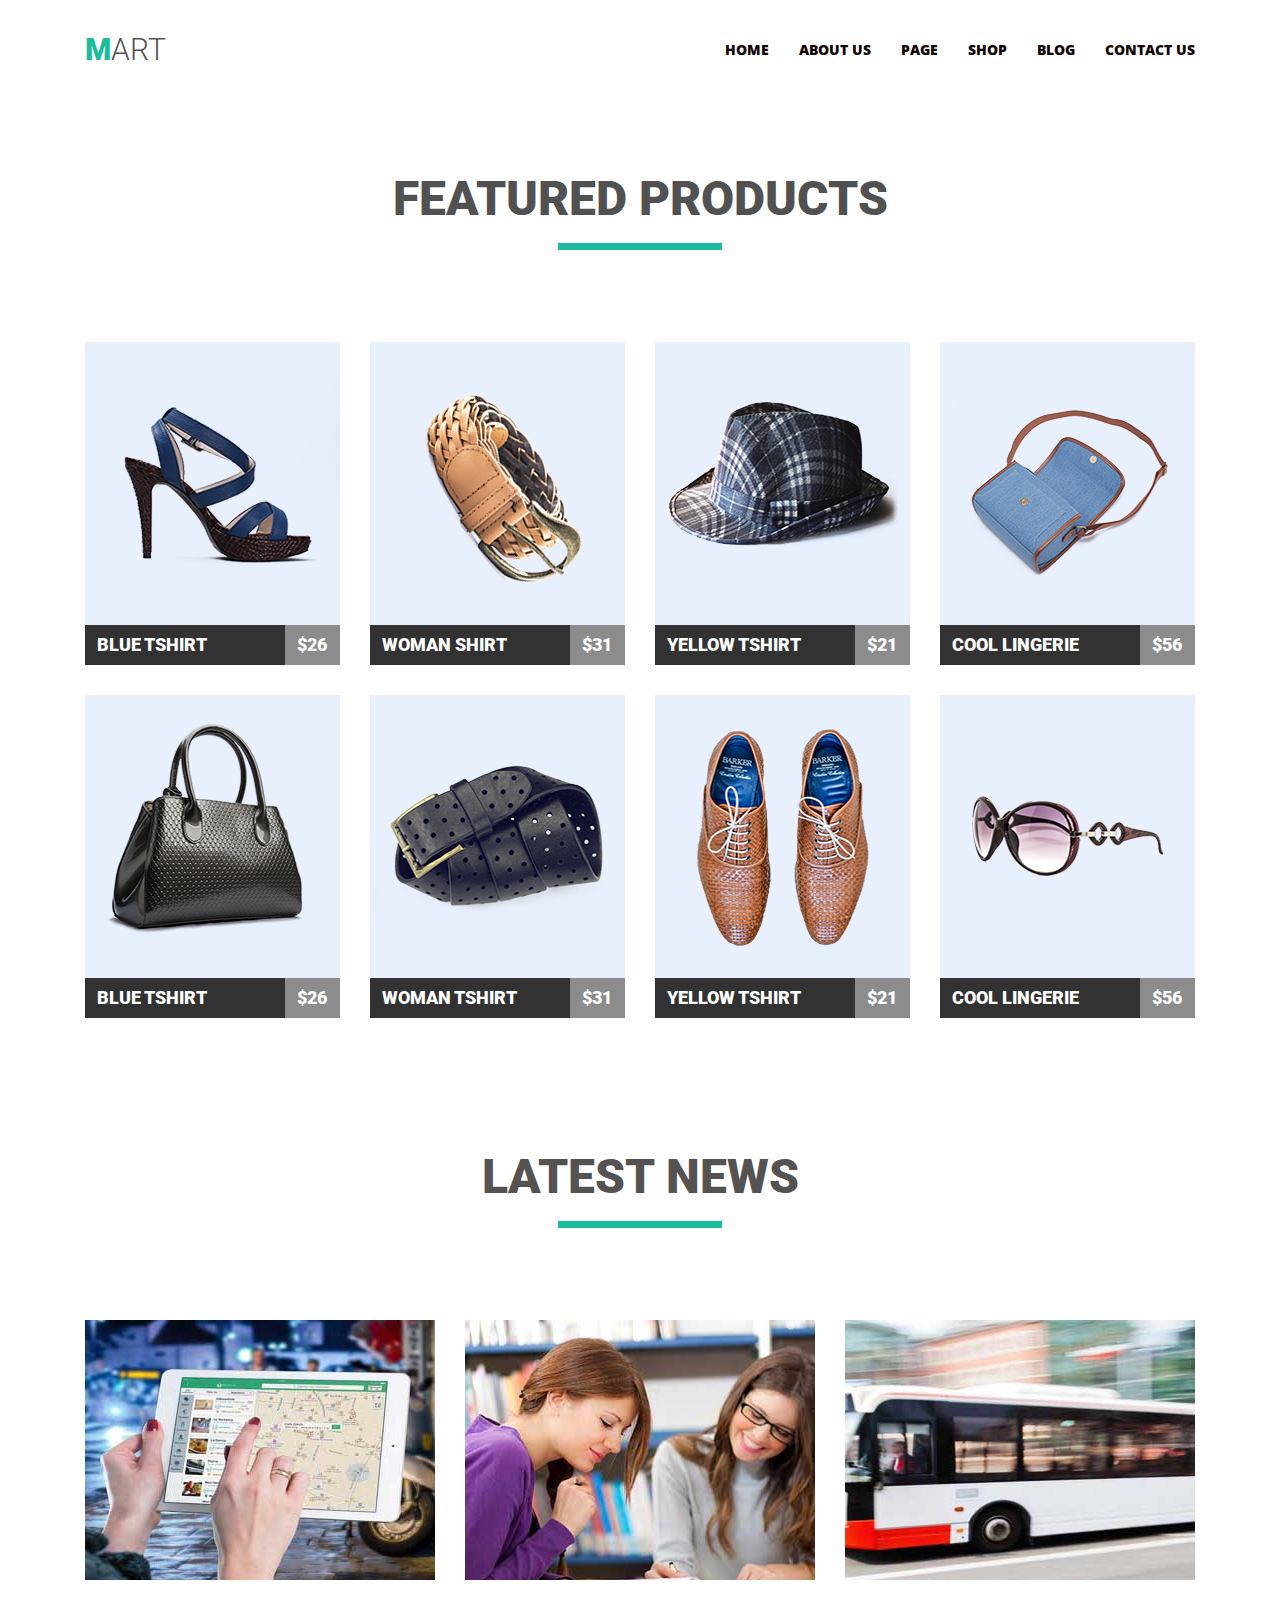
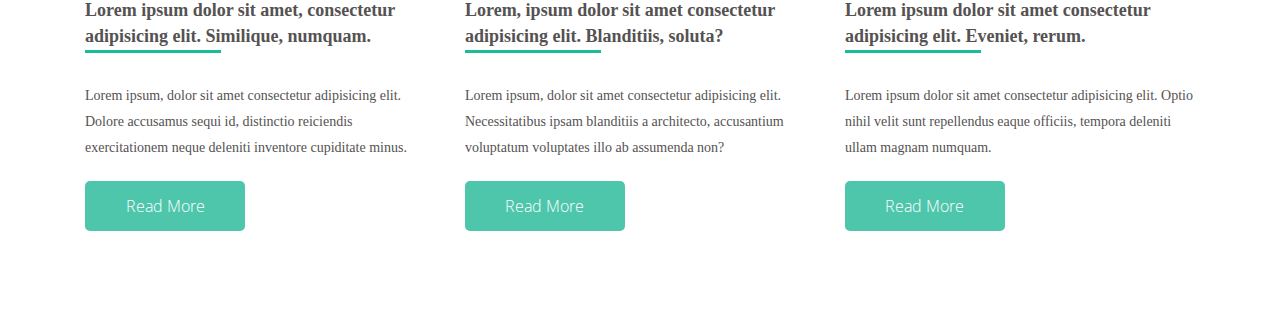
<file: draft/index.html>
<!DOCTYPE html>
<html lang="en">
<head>
  <meta charset="UTF-8">
  <title>module-4</title>
  <link rel="stylesheet" href="./css/reset.css">
  <link href="https://fonts.googleapis.com/css?family=Roboto:300,400,900" rel="stylesheet">
  <link href="https://fonts.googleapis.com/css?family=Open+Sans:400,700" rel="stylesheet">
  <link rel="stylesheet" href="./css/styles.css">
  
</head>
<body>
  <div class="wrapper">
    <div class="header clearfix">
      <div class="logo">
        <a href="#">mart</a>
      </div>
      <ul class="nav">
      <li class="home"><a href="#">home</a></li>
      <li class="about"><a href="#">about us</a></li>
      <li class="page"><a href="#">page</a></li>
      <li class="shop"><a href="#">shop</a></li>
      <li class="blog"><a href="#">blog</a></li>
      <li class="contact"><a href="#">contact us</a></li>
      </ul>
    </div>
    <div class="section1 clearfix">
      <h2>featured products</h2>
      <div class="product1">
        <img src="./images/product1.png" alt="a women's shoes">
        <span class="name">blue tshirt</span>
        <span class="price">&#x24;26</span>
      </div>
      <div class="product2">
        <img src="./images/product2.png" alt="a woman belt">
        <span class="name">woman shirt</span>
        <span class="price">&#x24;31</span>
      </div>
      <div class="product3">
        <img src="./images/product3.png" alt="a hat">
        <span class="name">yellow tshirt</span>
        <span class="price">&#x24;21</span>
      </div>
      <div class="product4">
        <img src="./images/product4.png" alt="a woman bag">
        <span class="name">cool lingerie</span>
        <span class="price">&#x24;56</span>
      </div>
      <div class="product5">
        <img src="./images/product5.png" alt="a woman bag">
        <span class="name">blue tshirt</span>
        <span class="price">&#x24;26</span>
      </div>
      <div class="product6">
        <img src="./images/product6.png" alt="a woman belt">
        <span class="name">woman tshirt</span>
        <span class="price">&#x24;31</span>
      </div>
      <div class="product7">
        <img src="./images/product7.png" alt="a man shoes">
        <span class="name">yellow tshirt</span>
        <span class="price">&#x24;21</span>
      </div>
      <div class="product8">
        <img src="./images/product8.png" alt="glasses">
        <span class="name">cool lingerie</span>
        <span class="price">&#x24;56</span>
      </div>
    </div>
    <div class="section2 clearfix">
      <h2>latest news</h2>
      <div class="article1">
        <img src="./images/ipad.jpg" alt="ipad">
        <h4>Lorem ipsum dolor sit amet, consectetur adipisicing elit. Similique, numquam.</h4>
        <p>Lorem ipsum, dolor sit amet consectetur adipisicing elit. Dolore accusamus sequi id, distinctio reiciendis exercitationem neque deleniti inventore cupiditate minus.</p>
        <button>Read More</button>
      </div>
      <div class="article2">
        <img src="./images/slide1.jpg" alt="gils">
        <h4>Lorem, ipsum dolor sit amet consectetur adipisicing elit. Blanditiis, soluta?</h4>
        <p>Lorem ipsum, dolor sit amet consectetur adipisicing elit. Necessitatibus ipsam blanditiis a architecto, accusantium voluptatum voluptates illo ab assumenda non?</p>
        <button>Read More</button>
      </div>
      <div class="article3">
        <img src="./images/bus.jpg" alt="a bus">
        <h4>Lorem ipsum dolor sit amet consectetur adipisicing elit. Eveniet, rerum.</h4>
        <p>Lorem ipsum dolor sit amet consectetur adipisicing elit. Optio nihil velit sunt repellendus eaque officiis, tempora deleniti ullam magnam numquam.</p>
        <button>Read More</button>
      </div>
    </div>
  </div>
</body>
</html>
</file>
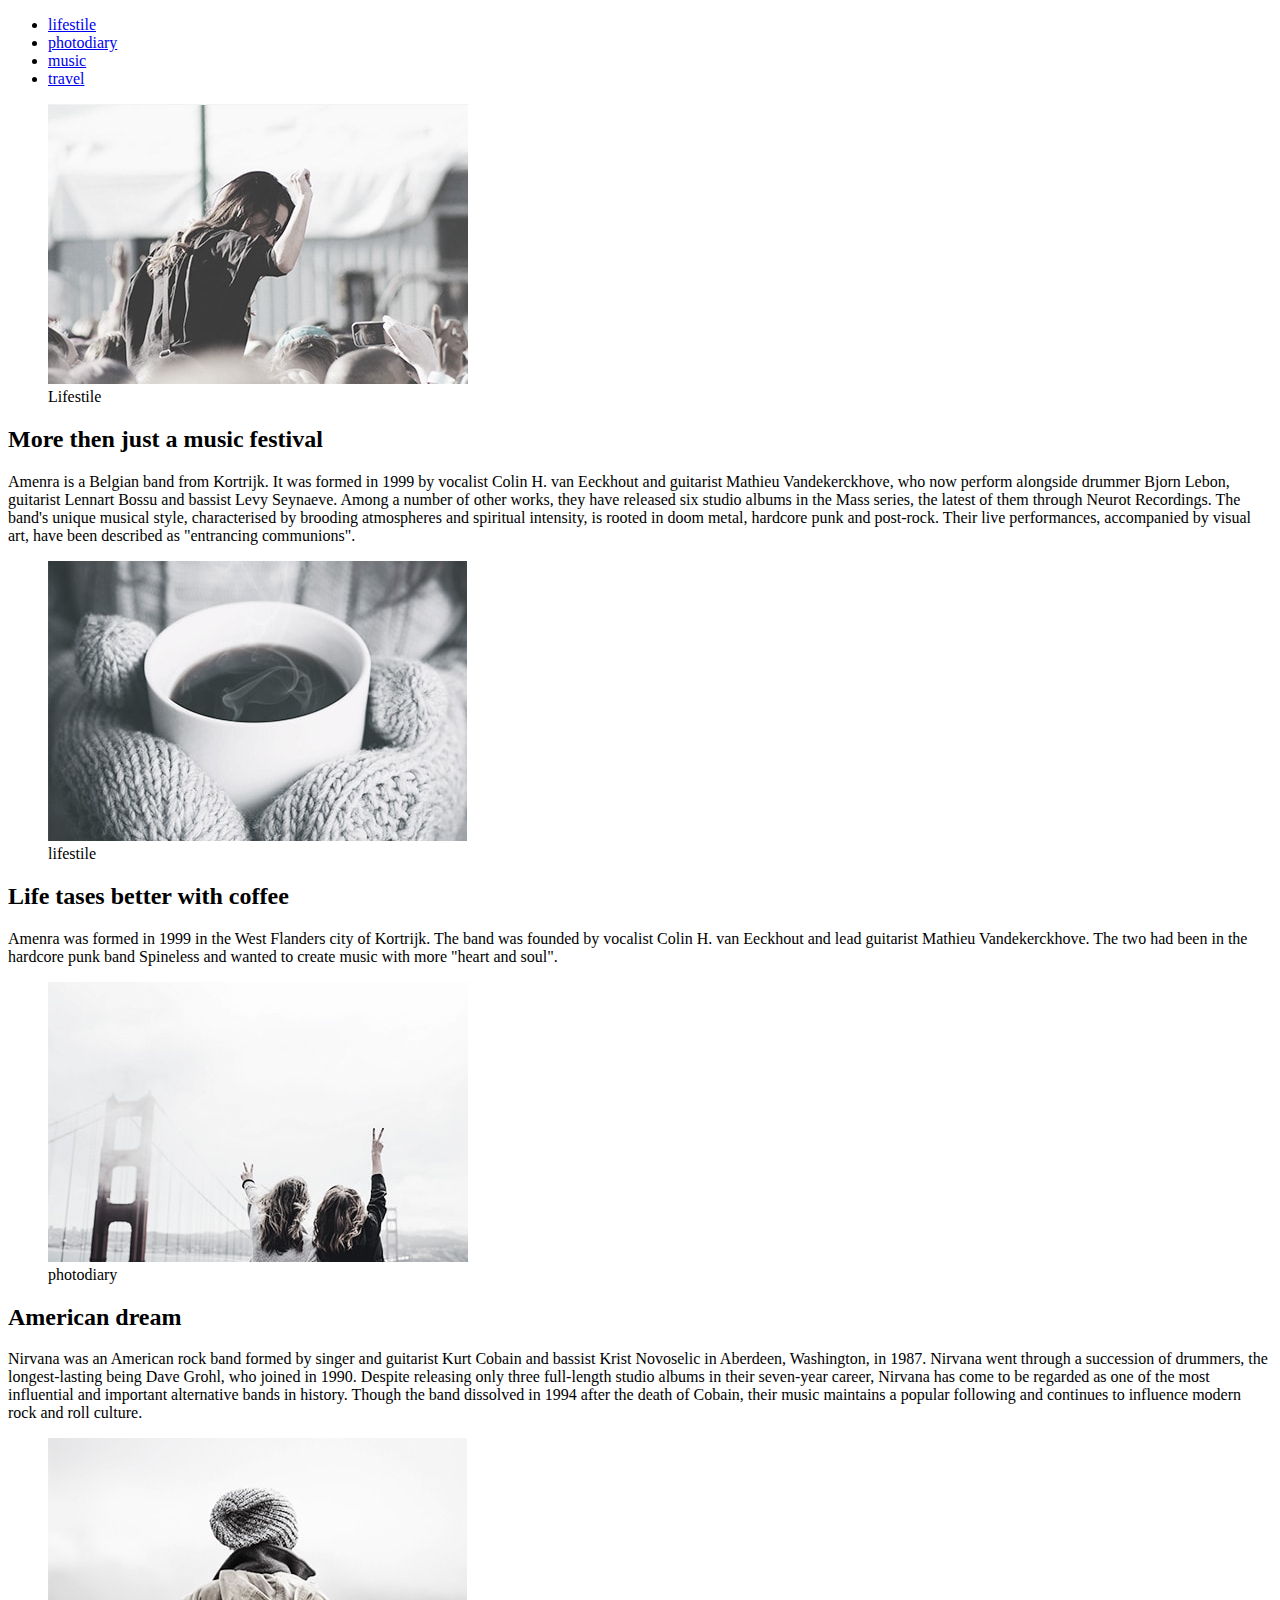
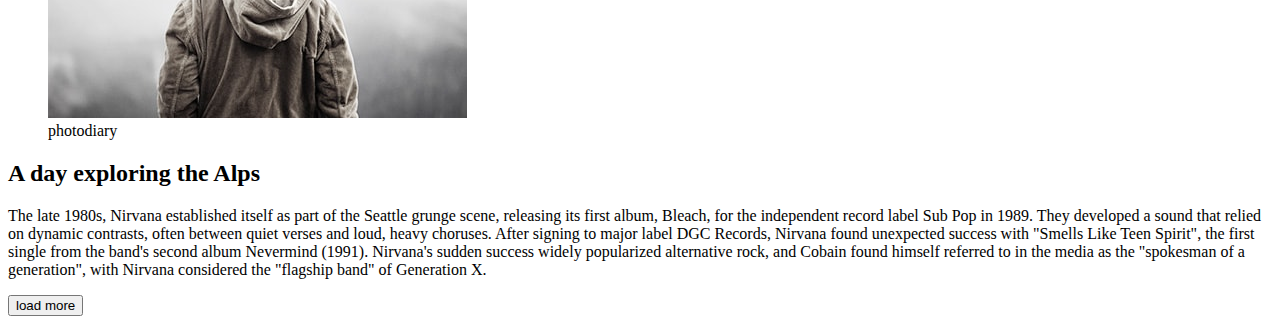
<file: html-css/module-01/index.html>
<!DOCTYPE html>
<html lang="en">
<head>
    <meta charset="utf-8" />
    <meta http-equiv="X-UA-Compatible" content="IE=edge">
    <title>index.html</title>
    <meta name="viewport" content="width=device-width, initial-scale=1">
    <meta name="author" content="Denis Reshetniak">
</head>
<body>
    <ul>
        <li><a href="lifestile">lifestile</a></li>
        <li><a href="photodiary">photodiary</a></li>
        <li><a href="music">music</a></li>
        <li><a href="travel">travel</a></li>
    </ul>
    <div>
        <figure>
            <img src="images/image-1.jpg" alt="dancing girl">
            <figcaption>Lifestile</figcaption>
        </figure>
        <h2>More then just a music festival</h2>
        <p>Amenra is a Belgian band from Kortrijk. It was formed in 1999 by vocalist Colin H. van Eeckhout and guitarist Mathieu Vandekerckhove, who now perform alongside drummer Bjorn Lebon, guitarist Lennart Bossu and bassist Levy Seynaeve. Among a number of other works, they have released six studio albums in the Mass series, the latest of them through Neurot Recordings. The band's unique musical style, characterised by brooding atmospheres and spiritual intensity, is rooted in doom metal, hardcore punk and post-rock. Their live performances, accompanied by visual art, have been described as "entrancing communions".</p>
    </div>
    <div>
        <figure>
            <img src="images/image-2.jpg" alt="a cup of coffee">
            <figcaption>lifestile</figcaption>
        </figure>
        <h2>Life tases better with coffee</h2>
        <p>Amenra was formed in 1999 in the West Flanders city of Kortrijk. The band was founded by vocalist Colin H. van Eeckhout and lead guitarist Mathieu Vandekerckhove. The two had been in the hardcore punk band Spineless and wanted to create music with more "heart and soul".</p>
    </div>
    <div>
        <figure>
            <img src="images/image-3.jpg" alt="two happy girls">
            <figcaption>photodiary</figcaption>
        </figure>
        <h2>American dream</h2>
        <p>Nirvana was an American rock band formed by singer and guitarist Kurt Cobain and bassist Krist Novoselic in Aberdeen, Washington, in 1987. Nirvana went through a succession of drummers, the longest-lasting being Dave Grohl, who joined in 1990. Despite releasing only three full-length studio albums in their seven-year career, Nirvana has come to be regarded as one of the most influential and important alternative bands in history. Though the band dissolved in 1994 after the death of Cobain, their music maintains a popular following and continues to influence modern rock and roll culture.</p>
    </div>
    <div>
        <figure>
            <img src="images/image-4.jpg" alt="hipster">
            <figcaption>photodiary</figcaption>
        </figure>
        <h2>A day exploring the Alps</h2>
        <p>The late 1980s, Nirvana established itself as part of the Seattle grunge scene, releasing its first album, Bleach, for the independent record label Sub Pop in 1989. They developed a sound that relied on dynamic contrasts, often between quiet verses and loud, heavy choruses. After signing to major label DGC Records, Nirvana found unexpected success with "Smells Like Teen Spirit", the first single from the band's second album Nevermind (1991). Nirvana's sudden success widely popularized alternative rock, and Cobain found himself referred to in the media as the "spokesman of a generation", with Nirvana considered the "flagship band" of Generation X.</p>
    </div>
    <button>load more</button>
</body>
</html>
</file>
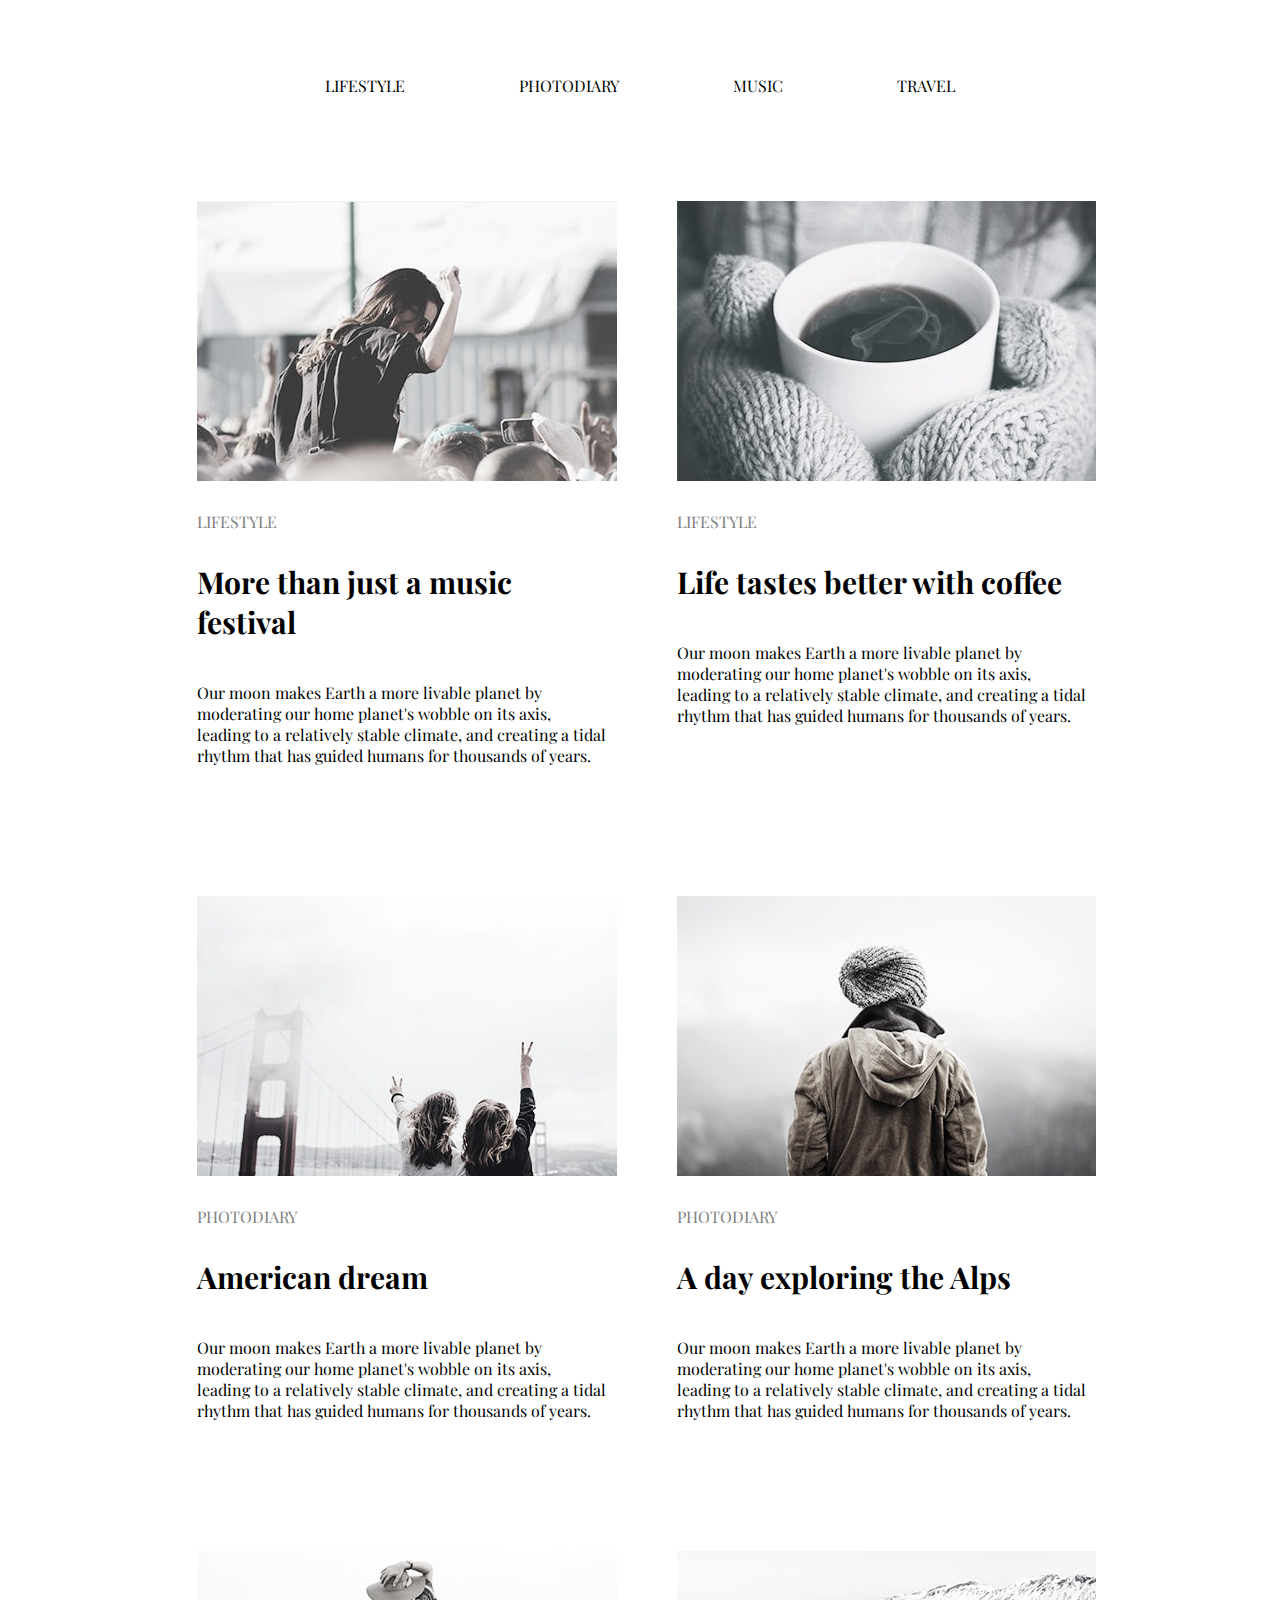
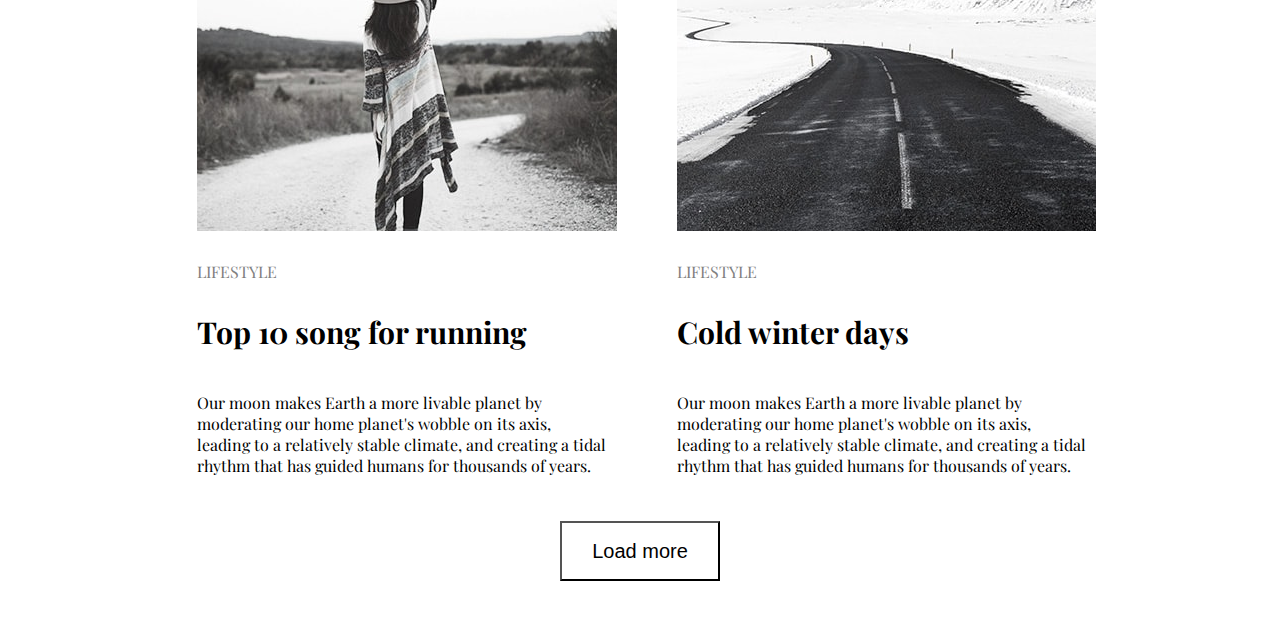
<file: html-css/module-03/index.html>
<!DOCTYPE html>
<html lang="en">
<head>
  <meta charset="UTF-8">
  <title>Module_3</title>
  <link href="https://fonts.googleapis.com/css?family=Playfair+Display" rel="stylesheet">
  <link rel="stylesheet" href="css/styles.css">
</head>
<body>
  <div class="wrapper">
    <ul class="nav">
      <li>
        <a href="#">lifestyle</a>
      </li>
      <li>
        <a href="#">photodiary</a>
      </li>
      <li>
        <a href="#">music</a>
      </li>
      <li>
        <a href="#">travel</a>
      </li>
    </ul>
    <div class="box">
      <div class="article">
        <img src="./images/image-1.jpg" alt="festival">
        <span>lifestyle</span>
        <h2>More than just a music festival</h2>
        <p>Our moon makes Earth a more livable planet by moderating our home planet's wobble on its axis, leading to a relatively stable climate, and creating a tidal rhythm that has guided humans for thousands of years.</p>
      </div>
      <div class="article">
        <img src="./images/image-2.jpg" alt="a cup of coffee">
        <span>lifestyle</span>
        <h2>Life tastes better with coffee</h2>
        <p>Our moon makes Earth a more livable planet by moderating our home planet's wobble on its axis, leading to a relatively stable climate, and creating a tidal rhythm that has guided humans for thousands of years.</p>
      </div>
      <div class="article">
        <img src="./images/image-3.jpg" alt="Girls on the bridge">
        <span>photodiary</span>
        <h2>American dream</h2>
        <p>Our moon makes Earth a more livable planet by moderating our home planet's wobble on its axis, leading to a relatively stable climate, and creating a tidal rhythm that has guided humans for thousands of years.</p>
      </div>
      <div class="article">
        <img src="./images/image-4.jpg" alt="a boy on montain">
        <span>photodiary</span>
        <h2>A day exploring the Alps</h2>
        <p>Our moon makes Earth a more livable planet by moderating our home planet's wobble on its axis, leading to a relatively stable climate, and creating a tidal rhythm that has guided humans for thousands of years.</p>
      </div>
      <div class="article-lifestyle">
        <img src="./images/image-5.jpg" alt="a woman with hat">
        <span>lifestyle</span>
        <h2>Top 10 song for running</h2>
        <p>Our moon makes Earth a more livable planet by moderating our home planet's wobble on its axis, leading to a relatively stable climate, and creating a tidal rhythm that has guided humans for thousands of years.</p>
      </div>
      <div class="article-lifestyle">
        <img src="./images/image-6.jpg" alt="a winter road">
        <span>lifestyle</span>
        <h2>Cold winter days</h2>
        <p>Our moon makes Earth a more livable planet by moderating our home planet's wobble on its axis, leading to a relatively stable climate, and creating a tidal rhythm that has guided humans for thousands of years.</p>
      </div>
    </div>
    <input type="button" value="Load more">
  </div>
</body>
</html>
</file>
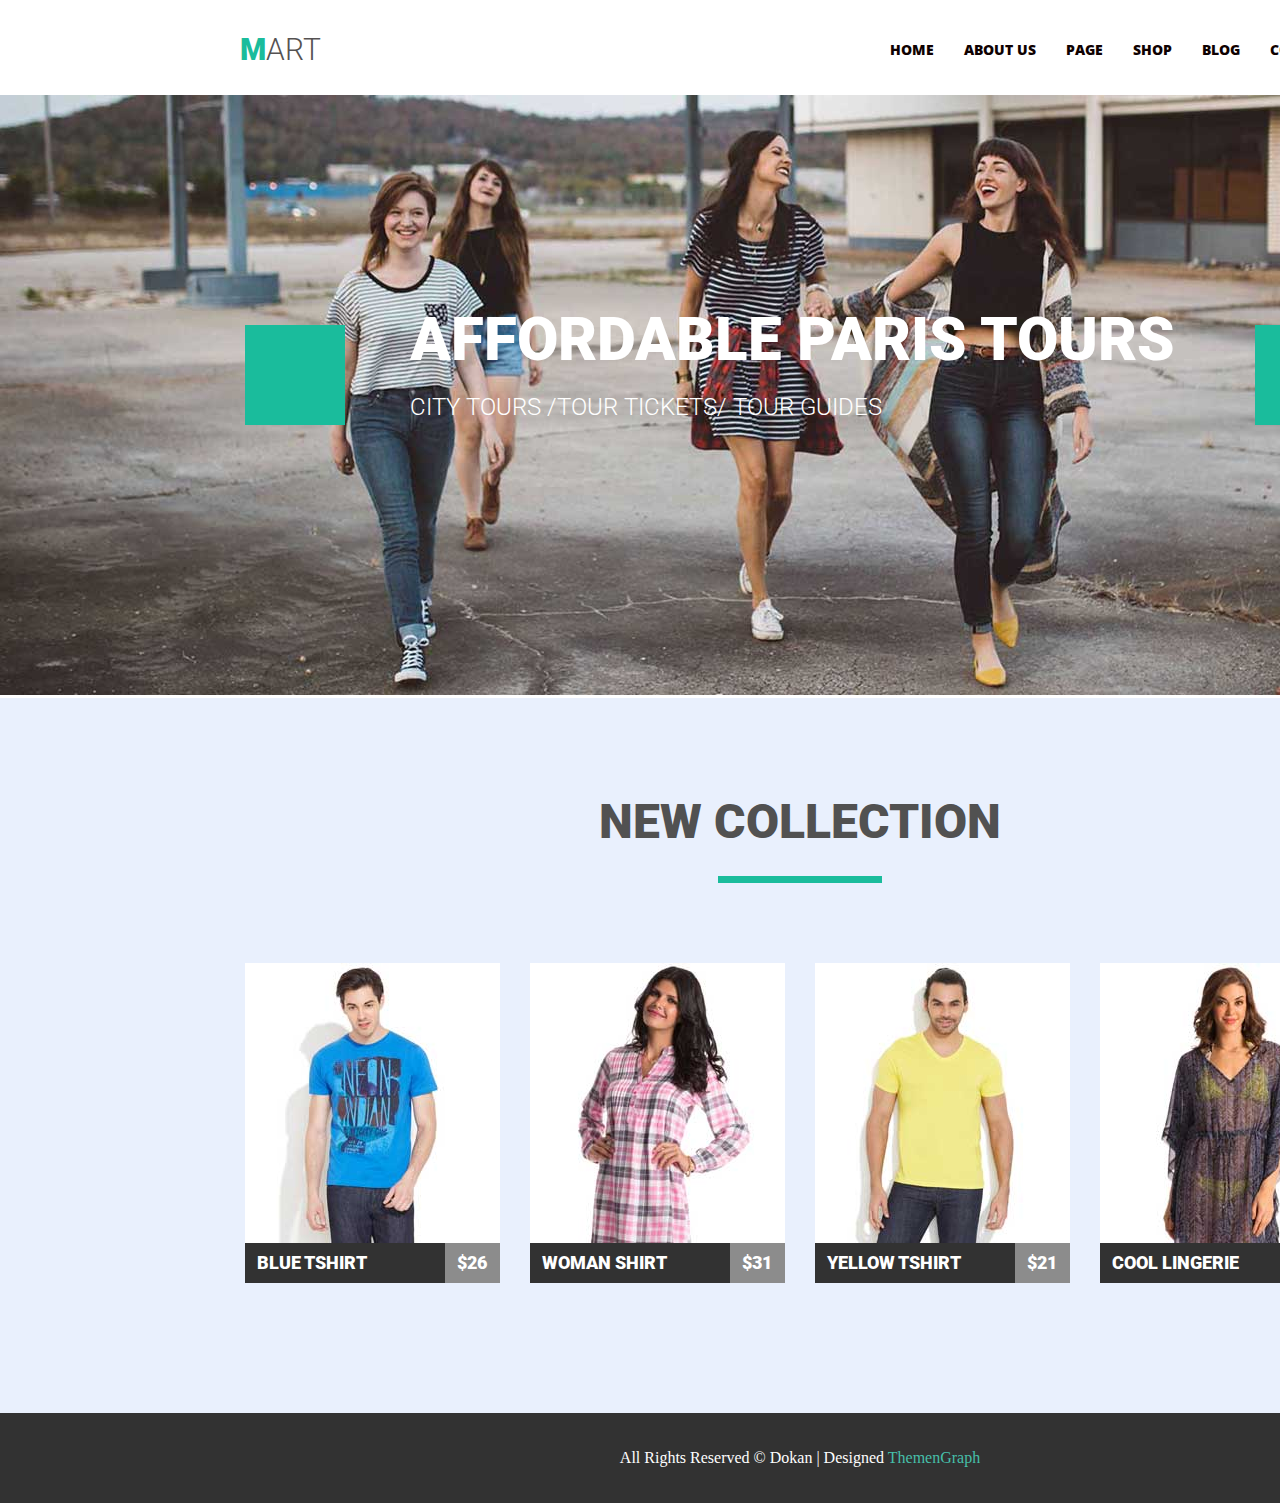
<file: html-css/module-05/index.html>
<!DOCTYPE html>
<html lang="en">
<head>
  <meta charset="UTF-8">
  <title>module-5</title>
  <link rel="stylesheet" href="./css/reset.css">
  <link href="https://fonts.googleapis.com/css?family=Roboto:300,400,900" rel="stylesheet">
  <link href="https://fonts.googleapis.com/css?family=Open+Sans:400,700" rel="stylesheet">
  <link rel="stylesheet" href="https://use.fontawesome.com/releases/v5.0.8/css/all.css" integrity="sha384-3AB7yXWz4OeoZcPbieVW64vVXEwADiYyAEhwilzWsLw+9FgqpyjjStpPnpBO8o8S" crossorigin="anonymous">
  <link rel="stylesheet" href="./css/styles.css">
</head>
<body>
  <div class="wrapper">
    <header class="header clearfix">
      <nav class="nav clearfix">
        <a class="logo" href="#">mart</a>
        <ul class="menu clearfix">
        <li class="item"><a href="#">home</a></li>
        <li class="item"><a href="#">about us</a></li>
        <li class="item"><a href="#">page</a></li>
        <li class="item"><a href="#">shop</a></li>
        <li class="item"><a href="#">blog</a></li>
        <li class="item"><a href="#">contact us</a></li>
        </ul>
      </nav>
      <div class="slider">
        <ul class="menu-slider">
          <li class="item-slider">
            <a href="#">
              <img src="./images/slide4.jpg" alt="gils">
              <h2>affordable paris tours</h2>
              <span>city tours /tour tickets/ tour guides</span>
            </a>
          </li>
        </ul>
        <button class="left">
          <i class="fas fa-chevron-left fa-4x"></i>
        </button>
        <button class="right">
          <i class="fas fa-chevron-right fa-4x"></i>
        </button>
      </div>
  </header>
    <main class="gallery">
      <div class="section clearfix">
        <h2>new collection</h2>
        <div class="product">
          <div class="buy"></div>
          <img class="category" src="./images/category-2.jpg" alt="a men's tshirt">
          <a class="name" href="#">blue tshirt</a>
          <span class="price">&#x24;26</span>
          <button class="like">
            <i class="far fa-heart fa-2x"></i>
          </button>
          <button class="arrow">
            <i class="fas fa-exchange-alt fa-2x"></i>
          </button>
          <button class="time">
            <i class="far fa-clock fa-2x"></i>
          </button>
          <button class="cart">
            <i class="fas fa-shopping-cart fa-2x"></i>
            <span>add to cart</span>
          </button>
        </div>
        <div class="product">
          <div class="buy"></div>
          <img class="category" src="./images/category-1.jpg" alt="a men's tshirt">
          <a class="name" href="#">woman shirt</a>
          <span class="price">&#x24;31</span>
          <button class="like">
            <i class="far fa-heart fa-2x"></i>
          </button>
          <button class="arrow">
            <i class="fas fa-exchange-alt fa-2x"></i>
          </button>
          <button class="time">
            <i class="far fa-clock fa-2x"></i>
          </button>
          <button class="cart">
            <i class="fas fa-shopping-cart fa-2x"></i>
            <span>add to cart</span>
          </button>
        </div>
        <div class="product">
          <div class="buy"></div>
          <img class="category" src="./images/category-4.jpg" alt="a men's tshirt">
          <a class="name" href="#">yellow tshirt</a>
          <span class="price">&#x24;21</span>
          <button class="like">
            <i class="far fa-heart fa-2x"></i>
          </button>
          <button class="arrow">
            <i class="fas fa-exchange-alt fa-2x"></i>
          </button>
          <button class="time">
            <i class="far fa-clock fa-2x"></i>
          </button>
          <button class="cart">
            <i class="fas fa-shopping-cart fa-2x"></i>
            <span>add to cart</span>
          </button>
        </div>
        <div class="product">
          <div class="buy"></div>
          <img class="category" src="./images/category-3.jpg" alt="a men's tshirt">
          <a class="name" href="#">cool lingerie</a>
          <span class="price">&#x24;56</span>
          <button class="like">
            <i class="far fa-heart fa-2x"></i>
          </button>
          <button class="arrow">
            <i class="fas fa-exchange-alt fa-2x"></i>
          </button>
          <button class="time">
            <i class="far fa-clock fa-2x"></i>
          </button>
          <button class="cart">
            <i class="fas fa-shopping-cart fa-2x"></i>
            <span>add to cart</span>
          </button>
        </div>
      </div>
    </main>
    <footer class="footer">
        <span>
          All Rights Reserved &#169; Dokan | Designed
        </span>
        <a class="author" href="#">ThemenGraph</a>
    </footer>
  </div>
</body>
</html>
</file>
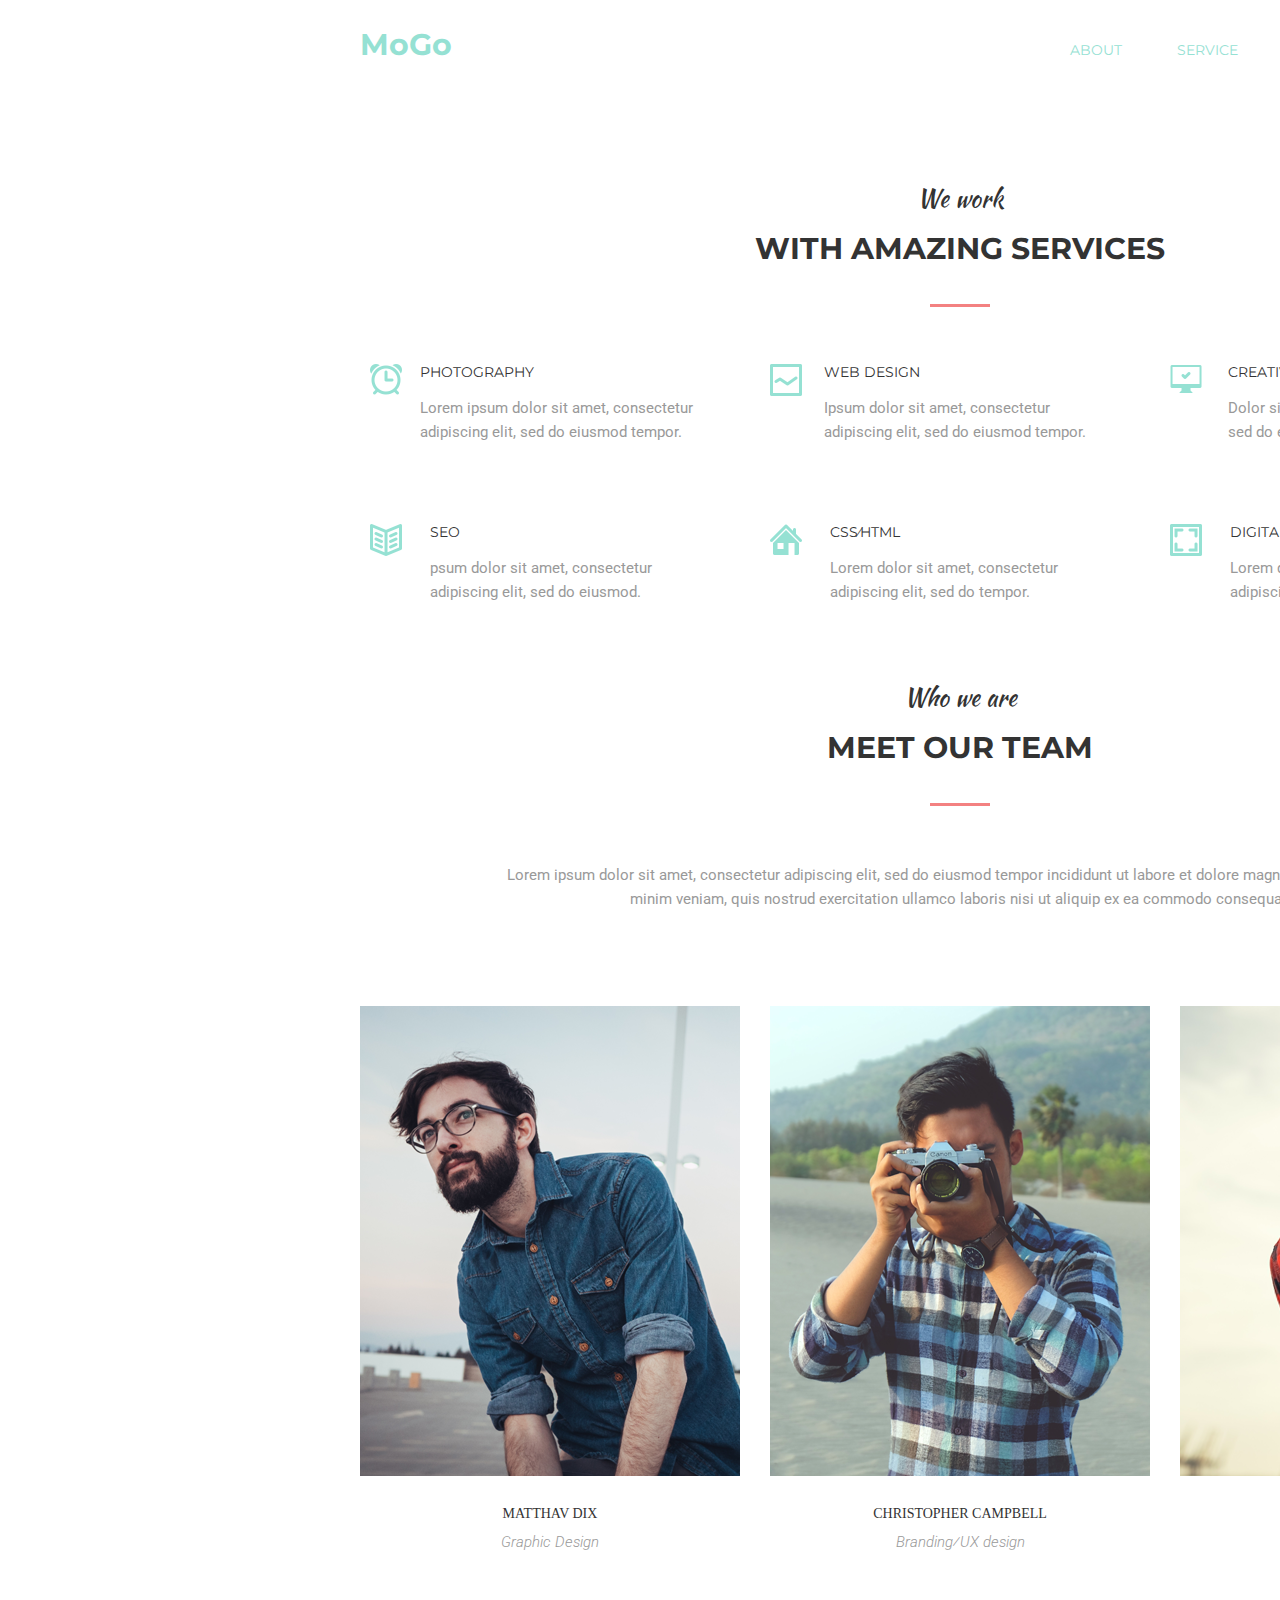
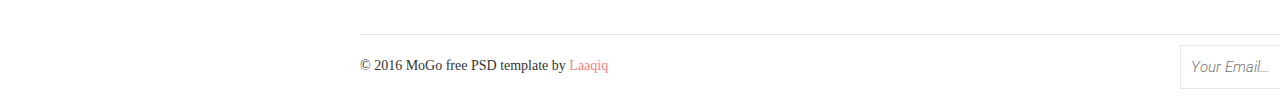
<file: html-css/module-06/index.html>
<!doctype html>
<html lang="en">

<head>
  <meta charset="UTF-8">
  <title>module6</title>
  <link href="https://fonts.googleapis.com/css?family=Montserrat:400,700" rel="stylesheet">
  <link href="https://fonts.googleapis.com/css?family=Kaushan+Script" rel="stylesheet">
  <link href="https://fonts.googleapis.com/css?family=Roboto:300i,400,700" rel="stylesheet">
  <link rel="stylesheet" href="./css/reset.css">
  <link rel="stylesheet" href="./css/styles.css">
</head>

<body>
  <div class="wrapper">
    <header class="header">
      <a class="logo" href="#">MoGo</a>
      <nav class="nav">
        <ul class="menu">
          <li class="menu-item">
            <a href="#">about</a>
          </li>
          <li class="menu-item">
            <a href="#">service</a>
          </li>
          <li class="menu-item">
            <a href="#">work</a>
          </li>
          <li class="menu-item">
            <a href="#">blog</a>
          </li>
          <li class="menu-item">
            <a href="#">contact</a>
          </li>
        </ul>
      </nav>
    </header>
    <main class="main">
      <section class="section">
        <h3>We work</h3>
        <h2>with amazing services</h2>
        <ul class="section-menu">
          <li class="section-menu-item">
            <div class="icon">
              <a href="#">
              <i>
                <img src="./images/alarm.png" alt="">
              </i>
              </a>
            </div>
            <div class="section-menu-div">
              <a href="#">
                <h4>photography</h4>
                <p>Lorem ipsum dolor sit amet, consectetur adipiscing elit, sed do eiusmod tempor.</p>
              </a>
            </div>
          </li>
          <li class="section-menu-item">
            <div class="icon">
              <a href="#">
                <i>
                  <img src="./images/design.png" alt="">
                </i>
              </a>
            </div>
            <div class="section-menu-div">
              <a href="#">
                <h4>web design</h4>
                <p>Ipsum dolor sit amet, consectetur adipiscing elit, sed do eiusmod tempor.</p>
              </a>
            </div>
          </li>
          <li class="section-menu-item">
            <div class="icon">
              <a href="#">
                <i>
                  <img src="./images/monitor.png" alt="">
                </i>
              </a>
            </div>
            <div class="section-menu-div">
              <a href="#">
                <h4>creativity</h4>
                <p>Dolor sit amet, consectetur adipiscing elit, sed do eiusmod tempor.</p>
              </a>
            </div>
          </li>
          <li class="section-menu-item">
            <div class="icon">
              <a href="#">
                <i>
                 <img src="./images/book.png" alt="">
                </i>
              </a>
            </div>
            <div class="section-menu-div">
              <a href="#">
                <h4>seo</h4>
                <p>psum dolor sit amet, consectetur adipiscing elit, sed do eiusmod.</p>
              </a>
            </div>
          </li>
          <li class="section-menu-item">
            <div class="icon">
              <a href="#">
                <i>
                  <img src="./images/home.png" alt="">
                </i>
              </a>
            </div>
            <div class="section-menu-div">
              <a href="#">
                <h4>css&#8260;html</h4>
                <p>Lorem dolor sit amet, consectetur adipiscing elit, sed do tempor.</p>
              </a>
            </div>
          </li>
          <li class="section-menu-item">
            <div class="icon">
              <a href="#">
                <i>
                  <img src="./images/digital.png" alt="">
                </i>
              </a>
            </div>
            <div class="section-menu-div">
              <a href="#">
                <h4>digital</h4>
                <p>Lorem dolor sit amet, consectetur adipiscing elit, sed do tempor.</p>
              </a>
            </div>
          </li>
        </ul>
      </section>
      <section class="section">
        <h3>Who we are</h3>
        <h2>meet our team</h2>
        <p class="section-p">Lorem ipsum dolor sit amet, consectetur adipiscing elit, sed do eiusmod tempor incididunt ut labore et dolore magna
          aliqua. Ut enim ad minim veniam, quis nostrud exercitation ullamco laboris nisi ut aliquip ex ea commodo consequat.
        </p>
        <div class="galery">
          <div class="team-member">
            <div class="img">
              <img src="./images/layer16.png" alt="a man">
              <div class="networks">
                <div class="network">
                  <img src="./images/face.png" alt="icon">
                </div>
                <div class="network">
                  <img src="./images/twit.png" alt="icon">
                </div>
                <div class="network">
                  <img src="./images/pin.png" alt="icon">
                </div>
                <div class="network">
                  <img src="./images/inst.png" alt="icon">
                </div>
              </div>
            </div>
            <span class="name">matthav dix</span>
            <span class="specialty">Graphic Design</span>
          </div>
          <div class="team-member">
            <div class="img">
              <img src="./images/layer17.png" alt="a man">
              <div class="networks">
              <div class="network">
                <img src="./images/face.png" alt="icon">
              </div>
              <div class="network">
                <img src="./images/twit.png" alt="icon">
              </div>
              <div class="network">
                <img src="./images/pin.png" alt="icon">
              </div>
              <div class="network">
                <img src="./images/inst.png" alt="icon">
            </div>
            </div>
          </div>
          <span class="name">christopher campbell</span>
          <span class="specialty">Branding&#8260;UX design</span>
          </div>
          <div class="team-member">
            <div class="img">
              <img src="./images/layer18.png" alt="a man">
              <div class="networks">
                <div class="network">
                <img src="./images/face.png" alt="icon">
                </div>
                <div class="network">
                <img src="./images/twit.png" alt="icon">
                </div>
                <div class="network">
                <img src="./images/pin.png" alt="icon">
                </div>
                <div class="network">
                <img src="./images/inst.png" alt="icon">
                </div>
              </div>
            </div>
          <span class="name">michael fertig</span>
          <span class="specialty">Developer</span>
          </div>
        </div>
      </section>
    </main>
    <footer class="mastfooter">
      <div>&#169; 2016 MoGo free PSD template by
        <a href="#">Laaqiq</a>
      </div>
      <div class="wrap-form">
        <form action="#" method="get">
          <input type="text" name="name" placeholder="Your Email...">
          <input type="submit" value="subscribe">
        </form>
      </div>
    </footer>
  </div>
</body>
</html>
</file>
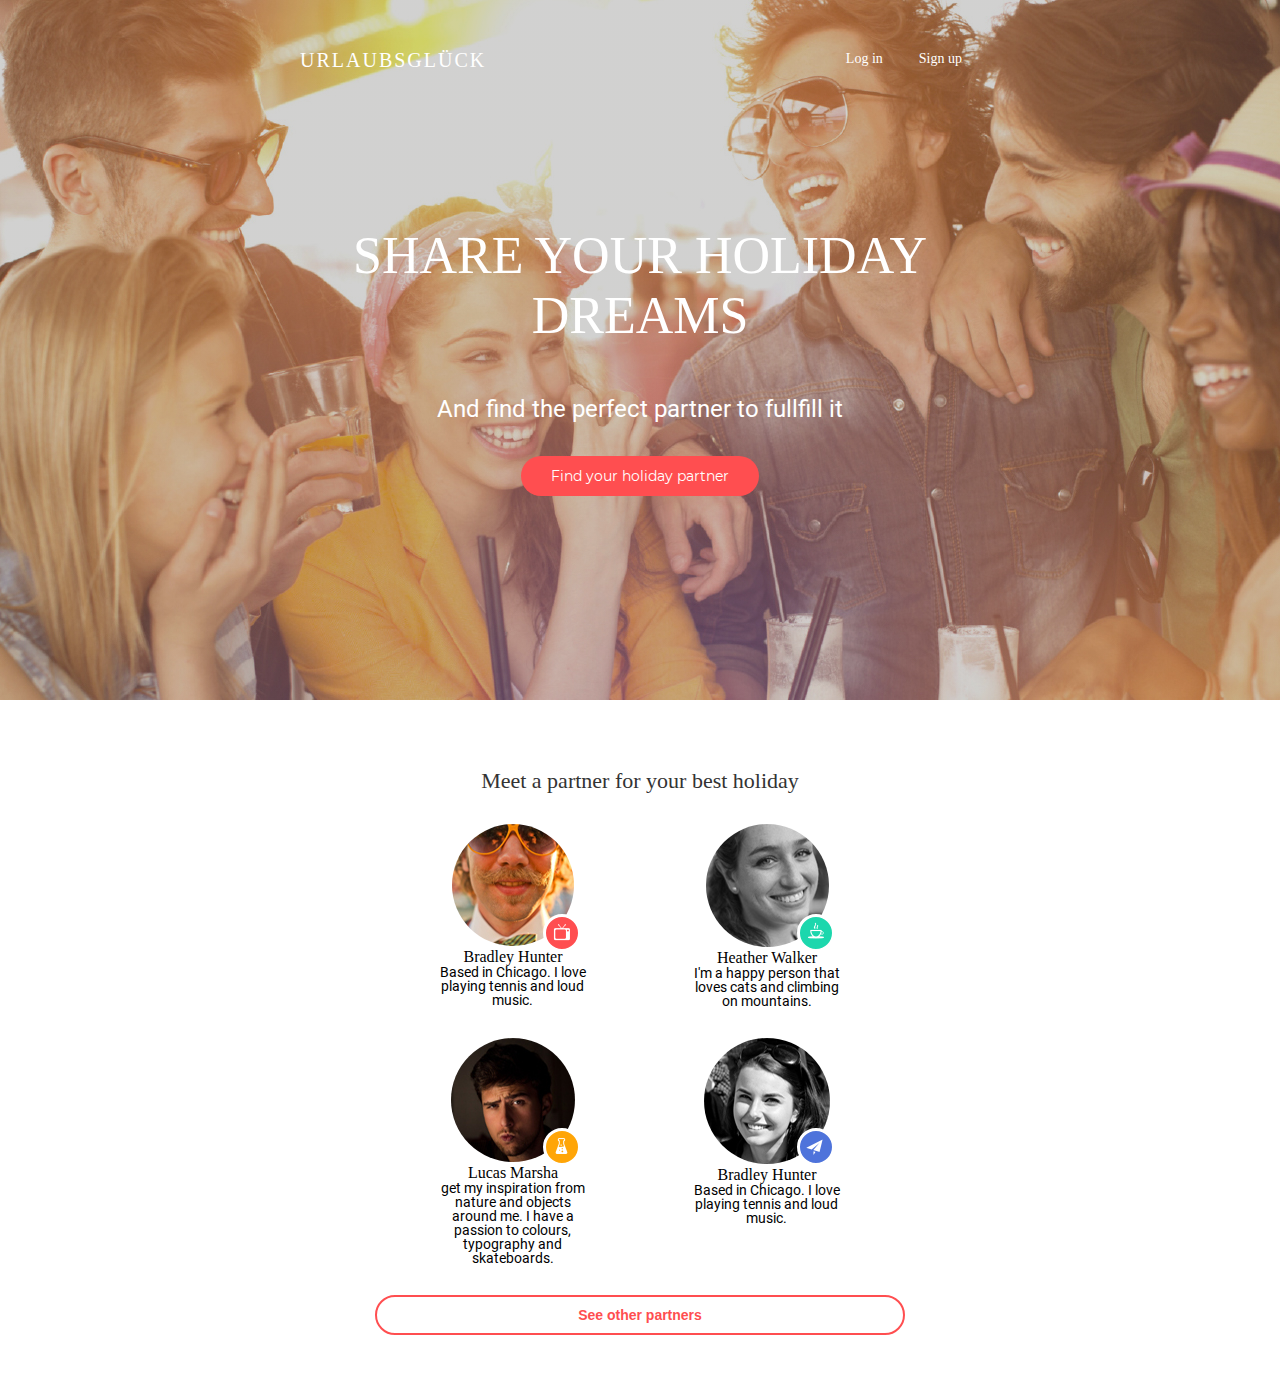
<file: html-css/module-08/index.html>
<!DOCTYPE html>
<html lang="en">
<head>
    <meta charset="UTF-8">
    <meta name="viewport" content="width=device-width, initial-scale=1.0">
    <meta http-equiv="X-UA-Compatible" content="ie=edge">
    <title>Module-08</title>
    <link rel="stylesheet" href="./css/reset.css">
    <link rel="stylesheet" href="./css/fonts.css">
    <link rel="stylesheet" href="./css/styles.css">
    <link rel="stylesheet" href="./css/tablet.css">
    <link rel="stylesheet" href="./css/desktop.css">
</head>
<body>
    <div class="wrapper">
        <div class="header_content">
    <header class="header">
        <nav class="nav">
            <li><a href="#">Log in</a></li>
            <li><a href="#">Sign up</a></li>
            </nav>
            <h2 class="logo">
                    <a class="logo_link" href="#">Urlaubsglück</a>
                </h2>
    </header>
    <section class="friend">
            <h2 class="friend_header">Share your holiday dreams</h2>
            <p class="friend_text">And find the perfect partner to fullfill it</p>
            <a  class="find_friend" href="#">Find your holiday partner</a>
    </section>
        </div>
    </div>
    <main>
        <div class="friend_content">
            <section class="friend_section">
                <h2 class="meet_friend"> Meet a partner for your best holiday</h2>
                <ul class="p_list">
                    <li class="list_item item1">
                        <a href="#"> <img class="item_image" src="images/photo1.jpg" alt="Bradley Hunter"></a>
                        <h3>Bradley Hunter</h3>
                        <p>Based in Chicago. I love playing tennis and loud music.</p>
                    </li>
                    <li class="list_item item2">
                        <a href="#"><img class="item_image" src="images/photo2.jpg" alt="Lucas Marsha"></a>
                        <h3>Lucas Marsha</h3>
                        <p>get my inspiration from nature and objects around me. I have a passion to colours, typography and skateboards.</p>
                    </li>
                    <li class="list_item item3">
                        <a href="#"><img class="item_image" src="images/photo3.jpg" alt="Heather Walker"></a>
                        <h3>Heather Walker</h3>
                        <p>I'm a happy person that loves cats and climbing on mountains.</p>
                    </li>
                    <li class="list_item item4">
                        <a href="#"><img class="item_image" src="images/photo4.jpg" alt="Bradley Hunter"></a>
                        <h3>Bradley Hunter</h3>
                        <p>Based in Chicago. I love playing tennis and loud music.</p>
                    </li>
                </ul>
                <button class="other_friend"> See other partners</button>
            </section>
        </div>
    </main>
</body>
</html>
</file>
<file: draft/css/styles.css>
.wrapper {
    width: 1110px;
    margin: 0 auto;
    padding-top: 35px;
  }
  
  .header {
    margin-bottom: 110px;
  }
  
  .logo a {
    font-family: 'Roboto', sans-serif;
    font-size: 30px;
    font-weight: 300;
    float: left;
    text-transform: uppercase;
    color: #555252;
    text-decoration: none;
    text-align: center;
  }
  
  .logo a:first-letter {
    font-family: 'Roboto', sans-serif;
    font-weight: 900;
    font-size: 30px;
    text-transform: uppercase;
    color: #1abc9c;
  }
  
  .nav {
    float: right;
  }
  
  .nav a{
    font-family: 'Open Sans', sans-serif;
    font-size: 14px;
    font-weight: 900;
    color: #0f0101;
    text-transform: uppercase;
    text-decoration: none;
    line-height: 30px;
  }
  
  .nav a:hover {
    color: #1abc9c;
  }
  
  .contact,
  .blog,
  .shop,
  .page,
  .about,
  .home {
    float: left;
    height: 30px;
    margin-left: 30px;
  }
  
  .clearfix::after {
    content: "";
    display: block;
    clear: both;
  }
  
  .section1 h2 {
    font-family: 'Roboto', sans-serif;
    font-weight: 900;
    font-size: 48px;
    text-transform: uppercase;
    color: #515151;
    text-align: center;
    margin-bottom: 92px;
  }
  
  .section1 {
    margin-bottom: 105px;
  }
  
  .section2 {
    margin-bottom: 80px;
  }
  
  .section1 h2::after {
    content: '';
    display: block;
    width: 164px;
    height: 7px;
    margin: 20px auto 0;
    background-color: rgb(26,188,156);
  }
  
  .section2 h2::after {
    content: '';
    display: block;
    width: 164px;
    height: 7px;
    margin: 20px auto 0;
    background-color: rgb(26,188,156);
  }
  
  .product1,
  .product2,
  .product3,
  .product4,
  .product5,
  .product6,
  .product7,
  .product8 {
    width: 22.972973%;
    float: left;
    background-color: rgb(233,240,253);
    margin-bottom: 30px;
  }
  
  .product1:hover > .name,
  .product2:hover > .name,
  .product3:hover > .name,
  .product4:hover > .name,
  .product5:hover > .name,
  .product6:hover > .name,
  .product7:hover > .name,
  .product8:hover > .name {
    background-color: rgb(26,188,156);
  }
  
  .product1:hover > .price,
  .product2:hover > .price,
  .product3:hover > .price,
  .product4:hover > .price,
  .product5:hover > .price,
  .product6:hover > .price,
  .product7:hover > .price,
  .product8:hover > .price {
    background-color: rgb(127,217,199);
  }
  
  .product2,
  .product3,
  .product4,
  .product6,
  .product7,
  .product8 {
    margin-left: 2.7%;
  }
  
  .name {
    width: 188px;
    height: 40px;
    padding-left: 12px;
    font-family: 'Roboto', sans-serif;
    font-weight: 900;
    font-size: 18px;
    text-transform: uppercase;
    color: #ffffff;
    text-align: left;
    line-height: 40px;
    background-color: rgb(50,50,50);
    float: left;
  }
  
  .price {
    width: 43px;
    height: 40px;
    padding-left: 12px;
    font-family: 'Roboto', sans-serif;
    font-weight: 900;
    font-size: 18px;
    text-transform: uppercase;
    color: rgb(255,255,255);
    text-align: left;
    line-height: 40px;
    background-color: rgb(140,140,140);
    float: right;
  }
  
  .section2 h2 {
    font-family: 'Roboto', sans-serif;
    font-weight: 900;
    font-size: 48px;
    text-transform: uppercase;
    color: #555252;
    text-align: center;
    margin-bottom: 92px;
  }
  
  .article1,
  .article2,
  .article3 {
    float: left;
    width: 31.5315%;
  }
  
  .article2,
  .article3 {
    margin-left: 2.7027%;
  }
  
  .article1 h4,
  .article2 h4,
  .article3 h4 {
    display: inline-block;
    font-size: 18px;
    font-family: "OpenSans";
    font-weight: 600;
    color: rgb(85, 82, 82);
    line-height: 1.444;
    margin-bottom: 30px;
  }
  
  .article1 h4::after,
  .article2 h4::after,
  .article3 h4::after {
    content: '';
    display: block;
    width: 136px;
    height: 3px;
    background-color: rgb(26,188,156);
  }
  
    .article1 img,
    .article2 img,
    .article3 img {
    display: inline-block;
    margin-bottom: 15px;
  }
  
  .article1 p,
  .article2 p,
  .article3 p {
    display: inline-block;
    margin-bottom: 20px;
    font-size: 14px;
    font-family: "OpenSans";
    color: rgb(85, 82, 82);
    font-weight: 400;
    line-height: 1.857;
  }
  
  button {
    width: 160px;
    height: 50px;
    background-color: rgb(78,198,171);
    border: 0;
    border-radius: 5px;
    box-shadow: none;
    display: inline-block;
    font-size: 16px;
    font-family: "Open Sans";
    font-weight: 300;
    color: rgb(255, 255, 255);
    text-align: center;
  }
</file>
<file: html-css/module-03/css/styles.css>
* {
  box-sizing: border-box;
  margin: 0;
  padding: 0;
}

body {
  font-size: 16px;
  font-family: 'Playfair Display', serif;
}

.wrapper {
  max-width: 1200px;
  width: 100%;
  margin: auto;
  padding-top: 70px;
  padding-bottom: 60px;
  text-align: center;
 }

.nav {
  text-align: center;
  margin-bottom: 95px;
}

.nav li {
  display: inline-block;
  margin-right: 50px;
  margin-left: 50px;
  padding: 5px;
}

.nav a {
  display: block;
  text-decoration: none;
  color: black;
  text-transform: uppercase;
}

.nav a:hover {
  background-color: grey;
  color: white;
}

.article {
  display: inline-block;
  width: 420px;
  margin-right: 26px;
  margin-bottom: 120px;
  margin-left: 30px;
  padding: 5px;
  vertical-align: top;
}

.article-lifestyle {
  display: inline-block;
  width: 420px;
  margin-right: 26px;
  margin-bottom: 40px;
  margin-left: 30px;
  padding: 5px;
  vertical-align: top;
}

.article img {
  margin-bottom: 30px;
  display: block;
}

.article h2 {
  margin-bottom: 40px;
  display: block;
  font-size: 30px;
  text-align: left;
}

.article span {
  display: block;
  margin-bottom: 30px;
  text-transform: uppercase;
  text-align: left;
  color: gray;
}

.article p {
  text-align: left;
}

.article-lifestyle img {
  margin-bottom: 30px;
  display: block;
}

.article-lifestyle h2 {
  margin-bottom: 40px;
  display: block;
  font-size: 30px;
  text-align: left;
}

.article-lifestyle span {
  display: block;
  margin-bottom: 30px;
  text-transform: uppercase;
  text-align: left;
  color: gray;
}

.article-lifestyle p {
  text-align: left;
}

input {
  width: 160px;
  height: 60px;
  font-size: 20px;
  background-color: white;
}
</file>
<file: html-css/module-05/css/styles.css>
.wrapper {
    width: 1600px;
    margin: 0 auto;
    padding-top: 35px;
  }
  
  .logo {
    font-family: 'Roboto', sans-serif;
    font-size: 30px;
    font-weight: 300;
    float: left;
    text-transform: uppercase;
    color: #555252;
    text-decoration: none;
    text-align: center;
    margin-left: 240px;
  }
  
  .logo:first-letter {
    font-family: 'Roboto', sans-serif;
    font-weight: 900;
    font-size: 30px;
    text-transform: uppercase;
    color: #1abc9c;
  }
  
  .menu {
    float: right;
    margin-right: 240px;
    margin-bottom: 30px;
  }
  
  .menu a {
    font-family: 'Open Sans', sans-serif;
    font-size: 14px;
    font-weight: 900;
    color: #0f0101;
    text-transform: uppercase;
    text-decoration: none;
    line-height: 30px;
  }
  
  .menu a:hover {
    color: #1abc9c;
  }
  
  .item {
    float: left;
    height: 30px;
    margin-right: 30px;
  } 
  
  .item:last-child {
    margin: 0;
  }
  
  .clearfix::after {
    content: "";
    display: block;
    clear: both;
  }
  
  .slider {
    position: relative;
    top: 0;
    left: 0;
  }
  
  .slider h2 {
    position: absolute;
    top: 215px;
    left: 410px;
    font-family: 'Roboto', sans-serif;
    font-weight: 900;
    font-size: 60px;
    text-transform: uppercase;
    text-align: left;
    color: #ffffff;
    width: 770px;
    height: 60px;
  }
  
  .slider span {
    position: absolute;
    top: 300px;
    left: 410px;
    font-family: 'Roboto', sans-serif;
    font-weight: 300;
    font-size: 24px;
    text-transform: uppercase;
    text-align: left;
    color: #ffffff;
    width: 820px;
    height: 24px;
  }
  
  .left,
  .right {
    position: absolute;
    width: 100px;
    height: 100px;
    background-color: #1abc9c;
    color: #ffffff;
    font-weight: 300;
    border: 0;
  }
  
  .right {
    top: 230px;
    right: 245px;
  }
  
  .left {
    top: 230px;
    left: 245px;
  }
  
  .gallery {
    margin: 0 auto;
    padding-top: 100px;
    padding-bottom: 100px;
    background-color: #e9f0fd;
  }
  
  .section h2 {
    font-family: 'Roboto', sans-serif;
    font-weight: 900;
    font-size: 48px;
    text-transform: uppercase;
    color: #515151;
    text-align: center;
    margin-bottom: 80px;
  }
  
  .section {
    width: 1110px;
    margin: 0 auto;
  }
  
  .section h2::after {
    content: '';
    display: block;
    border-bottom: solid 7px rgb(26,188,156);
    width: 164px;
    margin: 30px auto 0;
  }
  
  .product {
    position: relative;
    width: 22.972973%;
    min-height: 320px;
    float: left;
    background-color: rgb(233,240,253);
    margin-bottom: 30px;
    margin-right: 2.7%;
  }
  
  .product:nth-child(4n+1) {
    margin: 0px;
  }
  
  .product:hover > .name {
    background-color: rgb(26,188,156);
  }
  
  .product:hover > .price {
    background-color: rgb(127,217,199);
  }
  
  .product:hover > .arrow {
    display: block;
  }
  
  .product:hover > .like {
    display: block;
  }
  
  .product:hover > .time {
    display: block;
  }
  
  .product:hover > .cart {
    display: block;
  }
  
  .product:hover > .cart:hover,
  .product:hover > .time:hover,
  .product:hover > .like:hover,
  .product:hover > .arrow:hover {
    border: 0;
  }
  
  .product:hover > .category {
    opacity: 0.5;
  }
  
  .buy {
    position: absolute;
    top: 10px;
    right: 10px;
    width: 235px;
    height: 261px;
    background-color:rgb(00,00,00);
  }
  
  .category {
    position: absolute;
    top: 0;
    left: 0;
  }
  
  .like,
  .time {
    display: none;
    position: absolute;
    width: 50px;
    height: 50px;
    border: solid 1px #ffffff;
    color: #ffffff;
    background-color: transparent;
  }
  
  .like {
    top: 90px;
    left: 45px;
  }
  
  .time {
    top: 90px;
    right: 45px;
  }
  
  .arrow {
    display: none;
    position: absolute;
    top: 90px;
    right: 102px;
    width: 50px;
    height: 50px;
    border: solid 1px #ffffff;
    background-color:rgb(26,188,156);
    color: #ffffff;
  }
  
  .cart {
    display: none;
    position: absolute;
    top: 150px;
    right: 45px;
    width: 165px;
    height: 50px;
    border: solid 1px #ffffff;
    color: #ffffff;
    line-height: 50px;
    background-color: #323232;
    text-transform: uppercase;
  }
  
  .fa-shopping-cart {
    padding-right: 10px;
  }
  
  .name {
    display: block;
    position: absolute;
    bottom: 0;
    left: 0;
    width: 188px;
    height: 40px;
    padding-left: 12px;
    font-family: 'Roboto', sans-serif;
    font-weight: 900;
    font-size: 18px;
    text-transform: uppercase;
    text-decoration: none;
    color: #ffffff;
    text-align: left;
    line-height: 40px;
    background-color: rgb(50,50,50);
  }
  
  .price {
    display: block;
    position: absolute;
    right: 0;
    bottom: 0;
    width: 43px;
    height: 40px;
    padding-left: 12px;
    font-family: 'Roboto', sans-serif;
    font-weight: 900;
    font-size: 18px;
    text-transform: uppercase;
    color: rgb(255,255,255);
    text-align: left;
    line-height: 40px;
    background-color: rgb(140,140,140);
  }
  
  .footer {
    min-height: 90px;
    background-color: #323232;
    font-size: 16px;
    font-family: "OpenSans";
    font-weight: 400;
    color: rgb(254, 254, 254);
    line-height: 90px;
    text-align: center;
  }
  
  .author {
    color: #46bfa9;
    text-decoration: none;
  }
</file>
<file: html-css/module-06/css/styles.css>
.wrapper {
    display: flex;
    flex-direction: column;
    justify-content: flex-start;
    align-items: center;
    width: 1920px;
    padding-top: 30px;
  }
  
  .header {
    display: flex;
    justify-content: space-between;
    align-items: flex-end;
    width: 62.5%;
    margin-bottom: 110px;
  }
  
  .logo {
    display: block;
    font-size: 30px;
    font-family: "Montserrat", sans-serif;
    color: #95e1d3;
    font-weight: 700;
    text-decoration: none;
    padding-bottom: 15px;
  }
  .nav {
    display: flex;
    flex-basis: 40.83%;
    justify-content: space-between;
    align-items: flex-end;
  }
  
  .menu {
    display: flex;
    flex-basis: 100%;
    justify-content: space-between;
    align-items: flex-end;
  }
  
  .menu-item {
    display: inline-flex;
    align-items: flex-end;
  }
  
  .menu-item a {
    display: inline-block;
    font-size: 14px;
    font-family: "Montserrat", sans-serif;
    color: #95e1d3;
    font-weight: 400;
    text-transform: uppercase;
    text-decoration: none;
    padding-bottom: 15px;
    border-bottom: solid 3px transparent;
  }
  
  .menu-item a:hover {
    color: #f38181;
    border-bottom: solid 3px #f38181;
  }
  
  .main {
    width: 62.5%;
  }
  
  .section {
    margin-bottom: 80px;
  }
  
  .section h3 {
    font-size: 24px;
    font-family: "Kaushan Script";
    color: rgb(51, 51, 51);
    line-height: 1.2;
    text-align: center;
    margin-bottom: 20px;
  }
  
  .section h2 {
    height: 30px;
    font-size: 30px;
    font-family: "Montserrat", sans-serif;
    color: #333333;
    font-weight: 700;
    text-align: center;
    text-transform: uppercase;
    margin-bottom: 100px;
  }
  
   .section h2::after {
     content: '';
     display: block;
     width: 60px;
     margin: 40px auto;
     border-bottom: 3px solid #f38181;
   }
  
  .section-menu {
    display: flex;
    height: 240px;
    justify-content: space-around;
    align-content: space-between;
    flex-wrap: wrap;
  }
  
  .section-menu-item {
    display: flex;
    flex-basis: 31.75%;
    justify-content: space-around;
  }
  
  .icon {
    flex-basis: 21.5%;
  }
  
  .section-menu-div h4 {
    font-size: 14px;
    font-family: "Montserrat", sans-serif;
    font-weight: 400;
    color: rgb(51, 51, 51);
    text-transform: uppercase;
    line-height: 1.2;
    text-align: left;
    text-decoration: none;
    margin-bottom: 15px;
  }
  
  .section-menu-div p {
    width: 90%;
    font-size: 15px;
    font-family: "Roboto", sans-serif;
    color: rgb(153, 153, 153);
    line-height: 1.6;
    text-align: left;
    text-decoration: none;
  }
  
  .section-menu-div a {
    text-decoration: none;
  }
  
  .section-menu a,
  .icon {
    display: block;
  }
  
  .section-p {
    display: block;
    margin: 0 auto 95px auto;
    width: 79.17%;
    font-size: 15px;
    font-family: "Roboto", sans-serif;
    color: #999999;
    line-height: 1.6;
    text-align: center;
  }
  
  .galery {
    display: flex;
    justify-content: space-between;
  }
  .team-member {
    display: flex;
    flex-direction: column;
    flex-basis: 380px;
  }
  
  .img {
    position: relative;
    display: flex;
    justify-content: center;
    align-items: center;
    width: 380px;
    height: 470px;
    transition-property: box-shadow, transform;
    transition-duration: 200ms;
    margin-bottom: 30px;
  }
  
  .img img {
    width: 100%;
    height: 100%;
  }
  
  .img::after {
    content: "";
    display: none;
    position: absolute;
    top: 0;
    left: 0;
    width: 380px;
    height: 470px;
    opacity: 0.9;
    z-index: 1;
  }
  
  .networks {
    display: none;
    position: absolute;
    justify-content: center;
    width: 225px;
    height: 56px;
    z-index: 2;
  }
  
  .network {
    background-color: #fce38a;
    display: block;
    transition-property: background-color;
    transition-duration: 200ms;
    z-index: 3;
    border-right: solid 1px #f9bd87;
  }
  
  .network:last-child {
    border-right: none;
  }
  
  .img:hover::after {
    display: flex;
    background-image: linear-gradient(#f38181, #fce38a);
  }
  
  .img:hover {
    transform: translate(-10px, -10px);
    box-shadow: 10px 10px #95e1d3;
  }
  
  .networks > .network:hover {
    transition-property: background-color;
    transition-duration: 200ms;
    background-color: #f38181;
    border: none;
  }
  
  .img:hover > .networks {
    display: flex;
  }
  
  .name {
    font-size: 14px;
    font-family: "Montserrat, sans-serif";
    color: rgb(51, 51, 51);
    text-transform: uppercase;
    line-height: 1.2;
    font-weight: 400;
    text-align: center;
    margin-bottom: 8px;
  }
  
  .specialty {
    font-size: 15px;
    font-family: "Roboto";
    color: rgb(153, 153, 153);
    font-style: italic;
    font-weight: 300;
    line-height: 1.6;
    text-align: center;
  }
  
  .mastfooter {
    display: flex;
    width: 62.5%;
    height: 63px;
    justify-content: space-between;
    align-items: center;
  }
  
  .main::after {
    content: '';
    display: block;
    border-bottom: solid 1px #e5e5e5;
  }
  
  .mastfooter div {
    font-size: 14px;
    font-family: "Montserrat, sans-serif";
    color: rgb(51, 51, 51);
    font-weight: 400;
    line-height: 1.2;
    text-align: left;
  }
  
  .mastfooter a {
    font-size: 14px;
    font-family: "Montserrat, sans-serif";
    color: #f38181;
    font-weight: 400;
    line-height: 1.2;
    text-decoration: none;
  }
  
  .wrap-form {
    flex-basis: 31.66%;
    display: flex;
    height: 40px;
    justify-content: space-between;
    align-items: center;
  }
  
  .wrap-form form {
    display: flex;
    justify-content: flex-end;
    align-items: center;
    width: 100%;
    height: 100%;
  }
  
  input[type="text"] {
    width: 60%;
    height: 100%;
    border: solid 1px #e7e7e7;
    border-right: 0;
    box-shadow: none;
    border-radius: 0;
    padding-left: 10px;
    font-size: 15px;
    font-family: "Roboto";
    color: rgb(204, 204, 204);
    font-style: italic;
    font-weight: 300;
    line-height: 1.6;
    text-align: left;
  }
  
  input[type="submit"] {
    width: 40%;
    height: 110%;
    background-color: #95e1d3;
    box-shadow: none;
    border: 0;
    cursor: pointer;
    border-radius: 0;
    font-size: 14px;
    font-family: "Montserrat";
    color: rgb(255, 255, 255);
    font-weight: bold;
    font-weight: 700;
    text-transform: uppercase;
    line-height: 1.2;
    text-align: center;
  }
</file>
<file: html-css/module-08/css/fonts.css>
/* roboto-regular - latin */
@font-face {
    font-family: 'Roboto';
    font-style: normal;
    font-weight: 400;
    src: local('Roboto'), local('Roboto-Regular'),
         url('../fonts/roboto/roboto-v18-latin-regular.woff2') format('woff2'), /* Super Modern Browsers */
         url('../fonts/roboto/roboto-v18-latin-regular.woff') format('woff'); /* Modern Browsers */
  }
/* montserrat-regular - latin */
  @font-face {
    font-family: 'Montserrat';
    font-style: normal;
    font-weight: 400;
    src: local('Montserrat Regular'), local('Montserrat-Regular'),
         url('../fonts/montserrat/montserrat-v12-latin-regular.woff2') format('woff2'), /* Super Modern Browsers */
         url('../fonts/montserrat/montserrat-v12-latin-regular.woff') format('woff'); /* Modern Browsers */
  }
/* montserrat-700 - latin */
  @font-face {
    font-family: 'Montserrat';
    font-style: normal;
    font-weight: 700;
    src: local('Montserrat Bold'), local('Montserrat-Bold'),
         url('../fonts/montserrat/montserrat-v12-latin-700.woff2') format('woff2'), /* Super Modern Browsers */
         url('../fonts/montserrat/montserrat-v12-latin-700.woff') format('woff'); /* Modern Browsers */
  }
</file>
<file: html-css/module-08/css/styles.css>
.wrapper {
    background: url(../images/backgr_photo.jpg) no-repeat center;
    background-size: cover;
    height: 33.75rem;
}
.wrapper::after {
    content: '';
    position: absolute;
    width: 100%;
    height: inherit;
    top: 0;
    left: 0;
    bottom: 0;
    right: 0;
    background: linear-gradient(to top, rgba(26,25,21, 0.2), rgba(26,25,21, 0.2));
}
.header_content {
    position: relative;
    max-width: 320px;
    margin: 0 auto;
    z-index: 3;
}
.header {
    padding-top: 2rem;
}
.nav {
    display: flex;
    justify-content: center;
    margin-bottom: 8rem
}
.nav li {
    list-style: none;
}
.nav a {
    text-decoration: none;
    color: #fff;
    font-size: 14px;
    font-weight: 500;
    border: 2px transparent solid;
    border-radius: 20px;
    padding: 0.5rem 1rem
}
.nav a:hover {
    border: 2px #fff solid;
    transition-duration: 0.2s

}
.logo {
    text-align: center;
    margin-bottom: 1.75rem;    
}
.logo a {
    text-decoration: none;
    color: #fff;
    font-size: 20px;
    text-transform: uppercase;
    letter-spacing: 2px
}
.friend {
    text-align: center;
    margin-bottom: 8.75rem
}
.friend_header {
    font-size: 30px;
    line-height: 40px;
    text-transform: uppercase;
    color: #fff
}
.friend_text {
    width: 69%;
    margin: 0 auto;
    text-align: center;
    font-family: 'Roboto', sans-serif;
    font-weight: 100;
    color: #fff;
    font-size: 18px;
    line-height: 20px;
    padding-bottom: 1.125rem
}
.find_friend {
    display: block;
    margin: 0 auto;
    background-color: #ff4e50;
    font-family: "Montserrat";
    font-size: 14px;
    font-weight: 500;
    text-decoration: none;
    color: #fff;
    border-radius: 20px;
    width: 69%;
    height: 40px;
    line-height: 40px;
}
.find_friend:hover {
    color: #333333;
    transition-duration: 0.2s
}
.friend_content {
    max-width: 320px;
    margin: 0 auto;
    padding-bottom: 3.563rem
}
.friend_section {
    display: block;
    padding-top: 4.375rem;
}

.meet_friend {
    margin: 0 auto;
    font-size: 22px; 
    text-align: center;
    color: #333333
}
.p_list {
    list-style: none;
    padding: 0
}
.list_item {
   text-align: center;
   position: relative;
}
.item_image {
    border-radius: 50%
}
.item1::after,
.item2::after,
.item3::after,
.item4::after {
    position: absolute;
    display: block;
    content: '';
    width: 32px;
    height: 32px;
    border: 3px #fff solid;
    border-radius: 30px;
    right: 100px;
    top: 90px;
}
.item1::after {
    background: url(../images/tv.png) no-repeat 45% 45%;
    background-color: #ff4e50
}
.item2::after {
    background: url(../images/bottle.png) no-repeat 45% 45%;
    background-color: #ffa507
}
.item3::after {
    background: url(../images/cup.png) no-repeat 45% 35%;
    background-color: #1cd7ad
}
.item4::after {
    background: url(../images/paper_plane.png) no-repeat 40% 50%;
    background-color: #4e73db
}
.list_item p {
    width: 69%;
    margin: 0 auto 1.875rem auto;
    font-family: 'Roboto', sans-serif;
    font-weight: 100;
    font-size: 14px;
}
.other_friend {
    display: block;
    text-align: center;
    margin: 0 auto;
    cursor: pointer;
    font-size: 14px;
    font-weight: bold;
    border-radius: 20px;
    background-color: transparent;
    width: 69%;
    height: 40px;
    outline: none;
    border: 2px solid #ff4e50;
    color: #ff4e50;
}
</file>
<file: html-css/module-08/css/tablet.css>
@media (min-width: 768px) {
    .wrapper {
        background: url(../images/backgr_photo.jpg) no-repeat center;
        background-size: cover;
        height: 43.75rem;
    }
    .wrapper::after {
        height: inherit
    }
    .header_content {
        max-width: 680px;
    }
    .nav {
        padding-bottom: 2rem
    }
    .header {
        display: flex;
        justify-content: space-between;
        flex-direction: row-reverse;
        padding-top:  3.125rem
    }
    .logo {
        margin: 0;
    }
    
    .friend_header {
        font-size: 52px;
        line-height: 60px;
        width: 90%;
        margin: 0 auto;
        padding-bottom: 3rem
    }
    .friend_text {
        font-size: 24px;
        line-height: 30px;
        padding-bottom: 2rem
    }
    .find_friend {
        width: 35%;
    }
    .friend_content {
        max-width: 768px;
        padding-bottom: 2.5rem
    }
    .meet_friend {
        margin-bottom: 2rem
    }
    .p_list {
        width: 490px;
        display: flex;
        flex-wrap: wrap;
        justify-content: space-between;
        margin: 0 auto;
    }
    .list_item {
        width: 236px;
      }
    .item1::after,
    .item2::after,
    .item3::after,
    .item4::after {
        right: 50px;
    }
    .other_partners {
        width: 25%;
        
      }
    .item1 {
        order: 1;
    }
    .item2 {
        order: 3;
    }
    .item3 {
        order: 2;
    }
    .item4 {
        order: 4;
    }
}
</file>
<file: html-css/module-08/css/desktop.css>
@media (min-width: 1440px) {
    
    .header_content {
        max-width: 944px;
    }
    .nav {
        padding-bottom: 2rem
    } 
    .friend_header {
        width: 60%;

    }
    .friend_text {
        font-size: 24px;
        line-height: 30px;
        padding-bottom: 2rem
    }
    .find_friend {
        width: 25%;
    }
    .friend_content {
        max-width: 940px;
        padding-bottom: 2.5rem
    }
    .meet_friend {
        margin-bottom: 2rem
    }
    .p_list {
        width: 940px;
        flex-wrap: nowrap;
    }
    .other_friend{
        width: 25%;
    }
}
</file>
